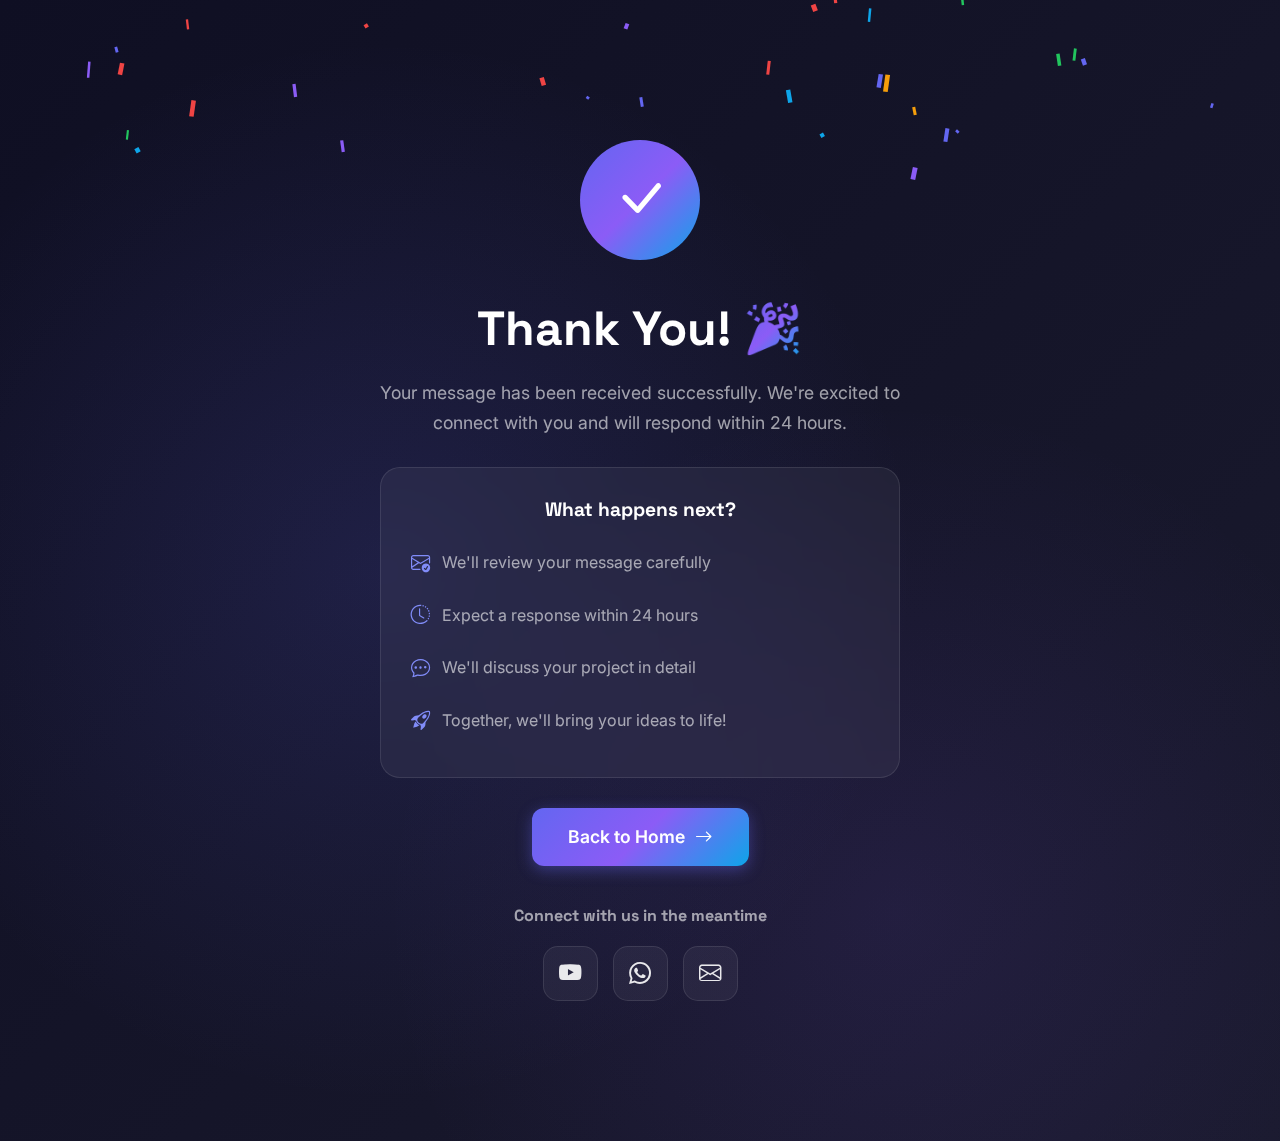
<file: thank-you.html>
<!DOCTYPE html>
<html lang="en">
<head>
    <meta charset="UTF-8">
    <meta name="viewport" content="width=device-width, initial-scale=1.0">
    <meta name="description" content="Thank you for contacting CodeNeutronAI. We'll get back to you soon!">
    <title>Thank You - CodeNeutronAI</title>
    
    <!-- Fonts -->
    <link rel="preconnect" href="https://fonts.googleapis.com">
    <link rel="preconnect" href="https://fonts.gstatic.com" crossorigin>
    <link href="https://fonts.googleapis.com/css2?family=Inter:wght@300;400;500;600;700;800&family=Space+Grotesk:wght@400;500;600;700&display=swap" rel="stylesheet">
    
    <!-- Icons -->
    <link rel="stylesheet" href="https://cdn.jsdelivr.net/npm/bootstrap-icons@1.11.3/font/bootstrap-icons.min.css">
    
    <!-- Styles -->
    <link href="https://cdn.jsdelivr.net/npm/bootstrap@5.3.0/dist/css/bootstrap.min.css" rel="stylesheet">
    <link rel="stylesheet" href="style.css">
    
    <!-- Favicon -->
    <link rel="icon" type="image/x-icon" href="favicon.ico">
    <link rel="icon" type="image/png" sizes="16x16" href="favicon-16x16.png">
    <link rel="icon" type="image/png" sizes="32x32" href="favicon-32x32.png">
    <link rel="icon" type="image/png" sizes="192x192" href="favicon-192x192.png">
    <link rel="apple-touch-icon" sizes="180x180" href="apple-touch-icon.png">
    <meta name="theme-color" content="#6366f1">
    
    <style>
        .thank-you-section {
            min-height: 100vh;
            display: flex;
            align-items: center;
            justify-content: center;
            background: var(--gradient-dark);
            position: relative;
            overflow: hidden;
        }

        .thank-you-section::before {
            content: '';
            position: absolute;
            width: 100%;
            height: 100%;
            background: radial-gradient(circle at 30% 50%, rgba(99, 102, 241, 0.15) 0%, transparent 50%),
                        radial-gradient(circle at 70% 80%, rgba(139, 92, 246, 0.1) 0%, transparent 40%);
        }

        .thank-you-content {
            position: relative;
            z-index: 2;
            text-align: center;
            max-width: 600px;
            padding: 40px;
        }

        .success-icon {
            width: 120px;
            height: 120px;
            background: var(--gradient-primary);
            border-radius: 50%;
            display: flex;
            align-items: center;
            justify-content: center;
            margin: 0 auto 40px;
            animation: pulse-glow 2s ease-in-out infinite;
        }

        .success-icon i {
            font-size: 3.5rem;
            color: var(--white);
        }

        @keyframes pulse-glow {
            0%, 100% {
                box-shadow: 0 0 30px rgba(99, 102, 241, 0.4);
            }
            50% {
                box-shadow: 0 0 60px rgba(99, 102, 241, 0.6);
            }
        }

        .thank-you-content h1 {
            font-size: clamp(2rem, 5vw, 3rem);
            margin-bottom: 20px;
            color: var(--white);
        }

        .thank-you-content p {
            font-size: 1.1rem;
            color: var(--text-muted);
            margin-bottom: 30px;
        }

        .thank-you-card {
            background: var(--glass-bg);
            border: 1px solid var(--glass-border);
            border-radius: 20px;
            padding: 30px;
            margin: 30px 0;
            backdrop-filter: blur(10px);
        }

        .thank-you-card h3 {
            font-size: 1.2rem;
            color: var(--white);
            margin-bottom: 15px;
        }

        .thank-you-card ul {
            list-style: none;
            padding: 0;
            margin: 0;
        }

        .thank-you-card li {
            display: flex;
            align-items: center;
            gap: 12px;
            padding: 10px 0;
            color: var(--text-muted);
        }

        .thank-you-card li i {
            color: var(--primary-light);
            font-size: 1.2rem;
        }

        .social-connect {
            margin-top: 40px;
        }

        .social-connect h4 {
            font-size: 1rem;
            color: var(--text-muted);
            margin-bottom: 20px;
        }

        .social-buttons {
            display: flex;
            justify-content: center;
            gap: 15px;
        }

        .social-btn {
            width: 55px;
            height: 55px;
            background: var(--glass-bg);
            border: 1px solid var(--glass-border);
            border-radius: 15px;
            display: flex;
            align-items: center;
            justify-content: center;
            color: var(--text-light);
            font-size: 1.4rem;
            transition: var(--transition);
            text-decoration: none;
        }

        .social-btn:hover {
            background: var(--gradient-primary);
            border-color: transparent;
            color: var(--white);
            transform: translateY(-5px);
        }

        .confetti {
            position: fixed;
            top: 0;
            left: 0;
            width: 100%;
            height: 100%;
            pointer-events: none;
            z-index: 1;
        }
    </style>
</head>
<body>
    <!-- Confetti Canvas -->
    <canvas id="confetti" class="confetti"></canvas>

    <section class="thank-you-section">
        <div class="thank-you-content">
            <div class="success-icon">
                <i class="bi bi-check-lg"></i>
            </div>
            
            <h1>Thank You! <span class="gradient-text">🎉</span></h1>
            <p>Your message has been received successfully. We're excited to connect with you and will respond within 24 hours.</p>
            
            <div class="thank-you-card">
                <h3>What happens next?</h3>
                <ul>
                    <li>
                        <i class="bi bi-envelope-check"></i>
                        <span>We'll review your message carefully</span>
                    </li>
                    <li>
                        <i class="bi bi-clock-history"></i>
                        <span>Expect a response within 24 hours</span>
                    </li>
                    <li>
                        <i class="bi bi-chat-dots"></i>
                        <span>We'll discuss your project in detail</span>
                    </li>
                    <li>
                        <i class="bi bi-rocket-takeoff"></i>
                        <span>Together, we'll bring your ideas to life!</span>
                    </li>
                </ul>
            </div>
            
            <a href="index.html" class="btn btn-primary btn-lg">
                <span>Back to Home</span>
                <i class="bi bi-arrow-right"></i>
            </a>
            
            <div class="social-connect">
                <h4>Connect with us in the meantime</h4>
                <div class="social-buttons">
                    <a href="https://youtube.com/@codeneutronai" target="_blank" class="social-btn" title="YouTube">
                        <i class="bi bi-youtube"></i>
                    </a>
                    <a href="https://wa.me/7737122404" target="_blank" class="social-btn" title="WhatsApp">
                        <i class="bi bi-whatsapp"></i>
                    </a>
                    <a href="mailto:info@codeneutronai.com" class="social-btn" title="Email">
                        <i class="bi bi-envelope"></i>
                    </a>
                </div>
            </div>
        </div>
    </section>

    <!-- Scripts -->
    <script src="https://cdn.jsdelivr.net/npm/bootstrap@5.3.0/dist/js/bootstrap.bundle.min.js"></script>
    <script>
        // Confetti Animation
        (function() {
            const canvas = document.getElementById('confetti');
            const ctx = canvas.getContext('2d');
            
            canvas.width = window.innerWidth;
            canvas.height = window.innerHeight;
            
            const confettiCount = 150;
            const confetti = [];
            const colors = ['#6366f1', '#8b5cf6', '#0ea5e9', '#22c55e', '#f59e0b', '#ef4444'];
            
            for (let i = 0; i < confettiCount; i++) {
                confetti.push({
                    x: Math.random() * canvas.width,
                    y: Math.random() * canvas.height - canvas.height,
                    r: Math.random() * 6 + 4,
                    d: Math.random() * confettiCount,
                    color: colors[Math.floor(Math.random() * colors.length)],
                    tilt: Math.random() * 10 - 5,
                    tiltAngle: Math.random() * Math.PI,
                    tiltAngleIncrement: Math.random() * 0.1 + 0.05
                });
            }
            
            function drawConfetti() {
                ctx.clearRect(0, 0, canvas.width, canvas.height);
                
                confetti.forEach(function(c, i) {
                    ctx.beginPath();
                    ctx.lineWidth = c.r / 2;
                    ctx.strokeStyle = c.color;
                    ctx.moveTo(c.x + c.tilt + c.r / 4, c.y);
                    ctx.lineTo(c.x + c.tilt, c.y + c.tilt + c.r / 4);
                    ctx.stroke();
                });
                
                updateConfetti();
            }
            
            function updateConfetti() {
                confetti.forEach(function(c, i) {
                    c.tiltAngle += c.tiltAngleIncrement;
                    c.y += (Math.cos(c.d) + 3 + c.r / 2) / 2;
                    c.x += Math.sin(c.d);
                    c.tilt = Math.sin(c.tiltAngle) * 15;
                    
                    if (c.y > canvas.height) {
                        confetti[i] = {
                            x: Math.random() * canvas.width,
                            y: -10,
                            r: c.r,
                            d: c.d,
                            color: c.color,
                            tilt: c.tilt,
                            tiltAngle: c.tiltAngle,
                            tiltAngleIncrement: c.tiltAngleIncrement
                        };
                    }
                });
            }
            
            let animationFrames = 0;
            const maxFrames = 300; // Stop after ~5 seconds
            
            function animate() {
                drawConfetti();
                animationFrames++;
                
                if (animationFrames < maxFrames) {
                    requestAnimationFrame(animate);
                } else {
                    // Fade out
                    canvas.style.transition = 'opacity 1s ease';
                    canvas.style.opacity = '0';
                }
            }
            
            animate();
            
            window.addEventListener('resize', function() {
                canvas.width = window.innerWidth;
                canvas.height = window.innerHeight;
            });
        })();
    </script>
</body>
</html>
</file>
<file: style.css>
/* ============================================
   CodeNeutronAI - Modern Professional Styles
   ============================================ */

/* CSS Variables */
:root {
    --primary: #6366f1;
    --primary-dark: #4f46e5;
    --primary-light: #818cf8;
    --secondary: #0ea5e9;
    --accent: #8b5cf6;
    --dark: #0f0f23;
    --dark-light: #1a1a2e;
    --dark-lighter: #16213e;
    --white: #ffffff;
    --gray-100: #f3f4f6;
    --gray-200: #e5e7eb;
    --gray-300: #d1d5db;
    --gray-400: #9ca3af;
    --gray-500: #6b7280;
    --gray-600: #4b5563;
    --text-light: rgba(255, 255, 255, 0.9);
    --text-muted: rgba(255, 255, 255, 0.6);
    --gradient-primary: linear-gradient(135deg, #6366f1 0%, #8b5cf6 50%, #0ea5e9 100%);
    --gradient-dark: linear-gradient(135deg, #0f0f23 0%, #1a1a2e 100%);
    --glass-bg: rgba(255, 255, 255, 0.05);
    --glass-border: rgba(255, 255, 255, 0.1);
    --shadow-lg: 0 25px 50px -12px rgba(0, 0, 0, 0.5);
    --shadow-glow: 0 0 40px rgba(99, 102, 241, 0.3);
    --transition: all 0.3s cubic-bezier(0.4, 0, 0.2, 1);
    --font-primary: 'Inter', sans-serif;
    --font-display: 'Space Grotesk', sans-serif;
}

/* Reset & Base */
*, *::before, *::after {
    margin: 0;
    padding: 0;
    box-sizing: border-box;
}

html {
    scroll-behavior: smooth;
    scroll-padding-top: 80px;
}

body {
    font-family: var(--font-primary);
    background-color: var(--dark);
    color: var(--text-light);
    line-height: 1.7;
    overflow-x: hidden;
    cursor: default;
}

/* Custom Scrollbar */
::-webkit-scrollbar {
    width: 10px;
}

::-webkit-scrollbar-track {
    background: var(--dark);
}

::-webkit-scrollbar-thumb {
    background: var(--primary);
    border-radius: 5px;
}

::-webkit-scrollbar-thumb:hover {
    background: var(--primary-dark);
}

/* Selection */
::selection {
    background: var(--primary);
    color: var(--white);
}

/* Preloader */
#preloader {
    position: fixed;
    top: 0;
    left: 0;
    width: 100%;
    height: 100%;
    background: var(--dark);
    display: flex;
    align-items: center;
    justify-content: center;
    z-index: 99999;
    transition: opacity 0.5s ease, visibility 0.5s ease;
}

#preloader.hidden {
    opacity: 0;
    visibility: hidden;
}

.loader {
    width: 60px;
    height: 60px;
    border-radius: 50%;
    background: var(--gradient-primary);
    animation: pulse 1.5s ease-in-out infinite;
}

.loader-inner {
    width: 100%;
    height: 100%;
    border-radius: 50%;
    background: var(--dark);
    transform: scale(0.8);
}

@keyframes pulse {
    0%, 100% { transform: scale(1); opacity: 1; }
    50% { transform: scale(1.2); opacity: 0.7; }
}

/* Custom Cursor */
.cursor, .cursor-follower {
    display: none;
}

@media (hover: hover) and (pointer: fine) {
    .cursor {
        display: block;
        width: 10px;
        height: 10px;
        background: var(--primary);
        border-radius: 50%;
        position: fixed;
        pointer-events: none;
        z-index: 99999;
        transform: translate(-50%, -50%);
        transition: transform 0.1s ease;
    }

    .cursor-follower {
        display: block;
        width: 30px;
        height: 30px;
        border: 2px solid var(--primary);
        border-radius: 50%;
        position: fixed;
        pointer-events: none;
        z-index: 99998;
        transform: translate(-50%, -50%);
        transition: transform 0.15s ease, width 0.3s ease, height 0.3s ease;
    }

    .cursor.hover {
        transform: translate(-50%, -50%) scale(2);
    }

    .cursor-follower.hover {
        width: 50px;
        height: 50px;
        border-color: var(--accent);
    }
}

/* Typography */
h1, h2, h3, h4, h5, h6 {
    font-family: var(--font-display);
    font-weight: 700;
    line-height: 1.2;
    margin-bottom: 1rem;
}

.gradient-text {
    background: var(--gradient-primary);
    -webkit-background-clip: text;
    -webkit-text-fill-color: transparent;
    background-clip: text;
}

/* Buttons */
.btn {
    font-family: var(--font-primary);
    font-weight: 600;
    padding: 14px 32px;
    border-radius: 12px;
    transition: var(--transition);
    display: inline-flex;
    align-items: center;
    gap: 10px;
    border: none;
    cursor: pointer;
    position: relative;
    overflow: hidden;
}

.btn-primary {
    background: var(--gradient-primary);
    color: var(--white);
    box-shadow: 0 4px 15px rgba(99, 102, 241, 0.4);
}

.btn-primary:hover {
    transform: translateY(-3px);
    box-shadow: 0 8px 25px rgba(99, 102, 241, 0.5);
    color: var(--white);
}

.btn-primary i {
    transition: transform 0.3s ease;
}

.btn-primary:hover i {
    transform: translateX(5px);
}

.btn-outline-light {
    background: transparent;
    border: 2px solid rgba(255, 255, 255, 0.3);
    color: var(--white);
}

.btn-outline-light:hover {
    background: rgba(255, 255, 255, 0.1);
    border-color: var(--white);
    color: var(--white);
    transform: translateY(-3px);
}

.btn-light {
    background: var(--white);
    color: var(--dark);
}

.btn-light:hover {
    background: var(--gray-100);
    transform: translateY(-3px);
    box-shadow: var(--shadow-lg);
}

.btn-lg {
    padding: 16px 36px;
    font-size: 1.1rem;
}

/* Navigation */
.navbar {
    padding: 15px 0;
    background: transparent;
    transition: var(--transition);
    z-index: 1000;
}

.navbar.scrolled {
    background: rgba(15, 15, 35, 0.95);
    backdrop-filter: blur(20px);
    box-shadow: 0 4px 30px rgba(0, 0, 0, 0.3);
    padding: 10px 0;
}

.navbar-brand {
    display: flex;
    align-items: center;
    gap: 12px;
}

.logo-img {
    height: 45px;
    width: auto;
    transition: var(--transition);
}

.navbar.scrolled .logo-img {
    height: 38px;
}

.brand-text {
    font-family: var(--font-display);
    font-size: 1.5rem;
    font-weight: 700;
    background: var(--gradient-primary);
    -webkit-background-clip: text;
    -webkit-text-fill-color: transparent;
    background-clip: text;
    margin-left: 10px;
}

.navbar-nav {
    gap: 5px;
}

.navbar-nav .nav-link {
    color: rgba(255, 255, 255, 0.8);
    font-weight: 500;
    padding: 10px 18px;
    border-radius: 8px;
    transition: var(--transition);
    position: relative;
}

.navbar-nav .nav-link::after {
    content: '';
    position: absolute;
    bottom: 5px;
    left: 50%;
    width: 0;
    height: 2px;
    background: var(--gradient-primary);
    transition: var(--transition);
    transform: translateX(-50%);
}

.navbar-nav .nav-link:hover,
.navbar-nav .nav-link.active {
    color: var(--white);
}

.navbar-nav .nav-link:hover::after,
.navbar-nav .nav-link.active::after {
    width: 30px;
}

.nav-cta {
    padding: 10px 24px !important;
}

.navbar-toggler {
    border: none;
    padding: 10px;
    outline: none !important;
    box-shadow: none !important;
}

.toggler-icon {
    display: block;
    width: 25px;
    height: 2px;
    background: var(--white);
    position: relative;
    transition: var(--transition);
}

.toggler-icon::before,
.toggler-icon::after {
    content: '';
    position: absolute;
    width: 100%;
    height: 2px;
    background: var(--white);
    transition: var(--transition);
}

.toggler-icon::before {
    top: -8px;
}

.toggler-icon::after {
    bottom: -8px;
}

/* Hero Section */
.hero-section {
    min-height: 100vh;
    position: relative;
    display: flex;
    align-items: center;
    background: var(--gradient-dark);
    overflow: hidden;
    padding-top: 80px;
}

#particles-js {
    position: absolute;
    width: 100%;
    height: 100%;
    top: 0;
    left: 0;
    z-index: 1;
    pointer-events: none;
}

.hero-gradient {
    position: absolute;
    width: 100%;
    height: 100%;
    top: 0;
    left: 0;
    background: radial-gradient(circle at 30% 50%, rgba(99, 102, 241, 0.15) 0%, transparent 50%),
                radial-gradient(circle at 70% 80%, rgba(139, 92, 246, 0.1) 0%, transparent 40%);
    z-index: 2;
}

.hero-content {
    position: relative;
    z-index: 3;
}

.hero-badge {
    display: inline-flex;
    align-items: center;
    gap: 10px;
    background: var(--glass-bg);
    border: 1px solid var(--glass-border);
    padding: 10px 20px;
    border-radius: 50px;
    font-size: 0.9rem;
    margin-bottom: 25px;
    backdrop-filter: blur(10px);
}

.badge-icon {
    font-size: 1.2rem;
}

.hero-title {
    font-size: clamp(2.5rem, 6vw, 4.5rem);
    font-weight: 800;
    margin-bottom: 25px;
    line-height: 1.1;
}

.hero-subtitle {
    font-size: 1.2rem;
    color: var(--text-muted);
    margin-bottom: 35px;
    max-width: 550px;
}

.hero-cta {
    display: flex;
    flex-wrap: wrap;
    gap: 15px;
    margin-bottom: 50px;
}

.hero-stats {
    display: flex;
    flex-wrap: wrap;
    gap: 40px;
}

.stat-item {
    text-align: center;
}

.stat-number {
    font-family: var(--font-display);
    font-size: 2.5rem;
    font-weight: 800;
    color: var(--white);
    display: block;
}

.stat-label {
    font-size: 0.85rem;
    color: var(--text-muted);
    display: block;
}

/* Hero Visual */
.hero-visual {
    position: relative;
    height: 500px;
    display: flex;
    align-items: center;
    justify-content: center;
    z-index: 10;
}

.floating-card {
    position: absolute;
    background: var(--glass-bg);
    backdrop-filter: blur(20px);
    border: 1px solid var(--glass-border);
    padding: 20px 30px;
    border-radius: 16px;
    display: flex;
    align-items: center;
    gap: 15px;
    box-shadow: var(--shadow-lg);
    animation: float 6s ease-in-out infinite;
    text-decoration: none;
    color: var(--white);
    cursor: pointer;
    transition: var(--transition);
    z-index: 100;
    pointer-events: auto;
}

.floating-card:hover {
    border-color: var(--primary);
    transform: translateY(-5px) scale(1.05) !important;
    box-shadow: var(--shadow-glow);
    color: var(--white);
    text-decoration: none;
    animation-play-state: paused;
}

.floating-card i {
    font-size: 1.8rem;
    color: var(--primary-light);
}

.floating-card span {
    font-weight: 600;
    white-space: nowrap;
}

.card-1 {
    top: 10%;
    left: 10%;
    animation-delay: 0s;
}

.card-2 {
    top: 30%;
    right: 0;
    animation-delay: 1s;
}

.card-3 {
    bottom: 30%;
    left: 5%;
    animation-delay: 2s;
}

.card-4 {
    bottom: 10%;
    right: 10%;
    animation-delay: 3s;
}

@keyframes float {
    0%, 100% { transform: translateY(0); }
    50% { transform: translateY(-20px); }
}

/* Scroll Indicator */
.scroll-indicator {
    position: absolute;
    bottom: 40px;
    left: 50%;
    transform: translateX(-50%);
    z-index: 10;
    text-align: center;
}

.scroll-indicator a {
    color: var(--text-muted);
    text-decoration: none;
    font-size: 0.85rem;
    display: flex;
    flex-direction: column;
    align-items: center;
    gap: 10px;
    transition: var(--transition);
}

.scroll-indicator a:hover {
    color: var(--white);
}

.mouse {
    width: 25px;
    height: 40px;
    border: 2px solid var(--text-muted);
    border-radius: 15px;
    position: relative;
}

.mouse::before {
    content: '';
    position: absolute;
    top: 8px;
    left: 50%;
    transform: translateX(-50%);
    width: 4px;
    height: 8px;
    background: var(--primary);
    border-radius: 2px;
    animation: scroll 2s infinite;
}

@keyframes scroll {
    0%, 100% { opacity: 1; top: 8px; }
    50% { opacity: 0; top: 20px; }
}

/* Section Styles */
section {
    padding: 100px 0;
    position: relative;
}

.section-header {
    margin-bottom: 60px;
}

.section-badge {
    display: inline-block;
    background: var(--glass-bg);
    border: 1px solid var(--glass-border);
    padding: 8px 20px;
    border-radius: 50px;
    font-size: 0.85rem;
    font-weight: 600;
    letter-spacing: 1px;
    color: var(--primary-light);
    margin-bottom: 20px;
}

.section-title {
    font-size: clamp(2rem, 4vw, 3rem);
    margin-bottom: 20px;
}

.section-subtitle {
    font-size: 1.1rem;
    color: var(--text-muted);
    max-width: 600px;
    margin: 0 auto;
}

/* Technologies Section */
.technologies-section {
    background: var(--dark-light);
}

.tech-grid {
    display: flex;
    flex-wrap: wrap;
    justify-content: center;
    gap: 30px;
    margin-bottom: 50px;
}

.tech-item {
    text-align: center;
    padding: 30px;
    background: var(--glass-bg);
    border: 1px solid var(--glass-border);
    border-radius: 20px;
    min-width: 150px;
    transition: var(--transition);
}

.tech-item:hover {
    transform: translateY(-10px);
    border-color: var(--primary);
    box-shadow: var(--shadow-glow);
}

.tech-icon {
    width: 70px;
    height: 70px;
    margin: 0 auto 15px;
    background: var(--gradient-primary);
    border-radius: 20px;
    display: flex;
    align-items: center;
    justify-content: center;
}

.tech-icon i {
    font-size: 2rem;
    color: var(--white);
}

.tech-item span {
    font-weight: 600;
    color: var(--text-light);
}

.tech-logos {
    display: flex;
    flex-wrap: wrap;
    justify-content: center;
    gap: 20px;
}

.tech-logo-item {
    display: flex;
    align-items: center;
    gap: 8px;
    background: var(--glass-bg);
    border: 1px solid var(--glass-border);
    padding: 12px 24px;
    border-radius: 50px;
    font-size: 0.9rem;
    font-weight: 500;
    color: var(--text-muted);
    transition: var(--transition);
}

.tech-logo-item:hover {
    color: var(--white);
    border-color: var(--primary);
    background: rgba(99, 102, 241, 0.1);
}

.tech-logo-item i {
    font-size: 1.2rem;
    color: var(--primary-light);
}

/* Services Section */
.services-section {
    background: var(--dark);
}

/* Services Slider */
.services-slider-container {
    position: relative;
    display: flex;
    align-items: center;
    gap: 20px;
    padding: 0 10px;
}

.services-slider {
    overflow: hidden;
    flex: 1;
}

.services-track {
    display: flex;
    transition: transform 0.5s ease;
    gap: 24px;
}

.service-slide {
    flex: 0 0 calc(25% - 18px);
    min-width: calc(25% - 18px);
}

.slider-arrow {
    width: 50px;
    height: 50px;
    border-radius: 50%;
    background: var(--glass-bg);
    border: 1px solid var(--glass-border);
    color: var(--white);
    font-size: 1.2rem;
    cursor: pointer;
    transition: var(--transition);
    display: flex;
    align-items: center;
    justify-content: center;
    flex-shrink: 0;
    z-index: 10;
}

.slider-arrow:hover {
    background: var(--gradient-primary);
    border-color: transparent;
    transform: scale(1.1);
}

.slider-arrow:disabled {
    opacity: 0.3;
    cursor: not-allowed;
}

.slider-arrow:disabled:hover {
    transform: none;
    background: var(--glass-bg);
    border-color: var(--glass-border);
}

.slider-dots {
    display: flex;
    justify-content: center;
    gap: 10px;
    margin-top: 30px;
}

.slider-dot {
    width: 10px;
    height: 10px;
    border-radius: 50%;
    background: var(--glass-border);
    cursor: pointer;
    transition: var(--transition);
}

.slider-dot.active {
    background: var(--primary);
    width: 30px;
    border-radius: 5px;
}

.slider-dot:hover {
    background: var(--primary-light);
}

@media (max-width: 1199.98px) {
    .service-slide {
        flex: 0 0 calc(33.333% - 16px);
        min-width: calc(33.333% - 16px);
    }
}

@media (max-width: 991.98px) {
    .service-slide {
        flex: 0 0 calc(50% - 12px);
        min-width: calc(50% - 12px);
    }
    
    .slider-arrow {
        width: 40px;
        height: 40px;
        font-size: 1rem;
    }
}

@media (max-width: 575.98px) {
    .service-slide {
        flex: 0 0 100%;
        min-width: 100%;
    }
    
    .services-slider-container {
        gap: 10px;
    }
    
    .slider-arrow {
        width: 36px;
        height: 36px;
    }
}

/* Clickable Service Card Link */
.service-card-link {
    text-decoration: none;
    color: inherit;
    display: block;
    height: 100%;
}

.service-card-link:hover {
    text-decoration: none;
    color: inherit;
}

.service-card {
    background: var(--glass-bg);
    border: 1px solid var(--glass-border);
    border-radius: 24px;
    padding: 40px 30px;
    height: 100%;
    transition: var(--transition);
    position: relative;
    overflow: hidden;
}

.service-card::before {
    content: '';
    position: absolute;
    top: 0;
    left: 0;
    width: 100%;
    height: 3px;
    background: var(--gradient-primary);
    transform: scaleX(0);
    transform-origin: left;
    transition: transform 0.4s ease;
}

.service-card:hover {
    transform: translateY(-10px);
    border-color: var(--primary);
    box-shadow: var(--shadow-glow);
}

.service-card:hover::before {
    transform: scaleX(1);
}

.service-card.featured {
    border-color: var(--primary);
    background: linear-gradient(135deg, rgba(99, 102, 241, 0.1) 0%, rgba(139, 92, 246, 0.05) 100%);
}

.featured-badge {
    position: absolute;
    top: 20px;
    right: 20px;
    background: var(--gradient-primary);
    color: var(--white);
    font-size: 0.75rem;
    font-weight: 600;
    padding: 5px 15px;
    border-radius: 50px;
}

.service-icon {
    width: 70px;
    height: 70px;
    background: var(--gradient-primary);
    border-radius: 20px;
    display: flex;
    align-items: center;
    justify-content: center;
    margin-bottom: 25px;
}

.service-icon i {
    font-size: 1.8rem;
    color: var(--white);
}

.service-card h3 {
    font-size: 1.3rem;
    margin-bottom: 15px;
    color: var(--white);
}

.service-card p {
    color: var(--text-muted);
    margin-bottom: 20px;
    font-size: 0.95rem;
}

.service-features {
    list-style: none;
    margin-bottom: 25px;
}

.service-features li {
    padding: 8px 0;
    color: var(--text-muted);
    font-size: 0.9rem;
    display: flex;
    align-items: center;
    gap: 10px;
}

.service-features li::before {
    content: '✓';
    color: var(--primary-light);
    font-weight: bold;
}

.service-link {
    color: var(--primary-light);
    text-decoration: none;
    font-weight: 600;
    display: inline-flex;
    align-items: center;
    gap: 8px;
    transition: var(--transition);
}

.service-link:hover {
    color: var(--white);
    gap: 12px;
}

/* Enterprise Solutions Cards */
.subsection-title {
    font-size: 1.5rem;
    color: var(--white);
    font-weight: 600;
    margin-bottom: 10px;
}

.enterprise-card {
    background: var(--glass-bg);
    border: 1px solid var(--glass-border);
    border-radius: 20px;
    padding: 30px;
    text-align: center;
    height: 100%;
    transition: var(--transition);
}

.enterprise-card:hover {
    border-color: var(--primary);
    transform: translateY(-5px);
    box-shadow: var(--shadow-glow);
}

.enterprise-icon {
    width: 70px;
    height: 70px;
    background: rgba(99, 102, 241, 0.15);
    border-radius: 50%;
    display: flex;
    align-items: center;
    justify-content: center;
    margin: 0 auto 20px;
}

.enterprise-icon i {
    font-size: 1.8rem;
    color: var(--primary-light);
}

.enterprise-card h4 {
    font-size: 1.1rem;
    color: var(--white);
    margin-bottom: 12px;
    font-weight: 600;
}

.enterprise-card p {
    color: var(--text-muted);
    font-size: 0.9rem;
    line-height: 1.6;
    margin: 0;
}

/* Process Section */
.process-section {
    background: var(--dark-light);
    padding: 80px 0;
}

/* Horizontal Process Cards */
.process-horizontal {
    margin-top: 50px;
}

.process-card-h {
    background: var(--glass-bg);
    border: 1px solid var(--glass-border);
    border-radius: 20px;
    padding: 30px 25px;
    text-align: center;
    height: 100%;
    position: relative;
    transition: var(--transition);
}

.process-card-h:hover {
    border-color: var(--primary);
    transform: translateY(-5px);
    box-shadow: var(--shadow-glow);
}

.process-number-h {
    position: absolute;
    top: -15px;
    left: 25px;
    background: var(--gradient-primary);
    color: var(--white);
    font-family: var(--font-display);
    font-weight: 700;
    font-size: 0.9rem;
    padding: 5px 15px;
    border-radius: 20px;
    box-shadow: var(--shadow-glow);
}

.process-icon-h {
    width: 70px;
    height: 70px;
    background: rgba(99, 102, 241, 0.15);
    border-radius: 50%;
    display: flex;
    align-items: center;
    justify-content: center;
    margin: 15px auto 20px;
}

.process-icon-h i {
    font-size: 1.8rem;
    color: var(--primary-light);
}

.process-card-h h4 {
    font-size: 1.2rem;
    color: var(--white);
    margin-bottom: 12px;
    font-weight: 600;
}

.process-card-h p {
    color: var(--text-muted);
    font-size: 0.9rem;
    line-height: 1.6;
    margin: 0;
}

.process-arrow {
    position: absolute;
    right: -25px;
    top: 50%;
    transform: translateY(-50%);
    z-index: 10;
    color: var(--primary-light);
    font-size: 1.5rem;
    opacity: 0.6;
}

@media (max-width: 991.98px) {
    .process-arrow {
        display: none;
    }
}

/* Legacy Process Timeline (keeping for other pages) */
.process-timeline {
    position: relative;
    max-width: 900px;
    margin: 0 auto;
}

.process-timeline::before {
    content: '';
    position: absolute;
    left: 50%;
    transform: translateX(-50%);
    width: 3px;
    height: 100%;
    background: var(--gradient-primary);
    border-radius: 3px;
}

.process-item {
    display: flex;
    margin-bottom: 50px;
    position: relative;
}

.process-item:nth-child(odd) {
    justify-content: flex-start;
    padding-right: 55%;
}

.process-item:nth-child(even) {
    justify-content: flex-end;
    padding-left: 55%;
}

.process-number {
    position: absolute;
    left: 50%;
    transform: translateX(-50%);
    width: 60px;
    height: 60px;
    background: var(--gradient-primary);
    border-radius: 50%;
    display: flex;
    align-items: center;
    justify-content: center;
    font-family: var(--font-display);
    font-size: 1.2rem;
    font-weight: 700;
    color: var(--white);
    z-index: 2;
    box-shadow: var(--shadow-glow);
}

.process-content {
    background: var(--glass-bg);
    border: 1px solid var(--glass-border);
    border-radius: 20px;
    padding: 30px;
    transition: var(--transition);
}

.process-content:hover {
    border-color: var(--primary);
    box-shadow: var(--shadow-glow);
}

.process-icon {
    width: 50px;
    height: 50px;
    background: rgba(99, 102, 241, 0.2);
    border-radius: 12px;
    display: flex;
    align-items: center;
    justify-content: center;
    margin-bottom: 20px;
}

.process-icon i {
    font-size: 1.5rem;
    color: var(--primary-light);
}

.process-content h3 {
    font-size: 1.2rem;
    margin-bottom: 15px;
    color: var(--white);
}

.process-content p {
    color: var(--text-muted);
    font-size: 0.95rem;
    margin: 0;
}

/* Video Section */
.video-section {
    background: var(--dark);
}

.video-wrapper {
    position: relative;
    max-width: 900px;
    margin: 0 auto;
}

.video-container {
    position: relative;
    padding-bottom: 56.25%;
    border-radius: 24px;
    overflow: hidden;
    box-shadow: var(--shadow-lg);
}

.video-container iframe {
    position: absolute;
    top: 0;
    left: 0;
    width: 100%;
    height: 100%;
}

.video-glow {
    position: absolute;
    top: 50%;
    left: 50%;
    transform: translate(-50%, -50%);
    width: 80%;
    height: 80%;
    background: var(--primary);
    filter: blur(100px);
    opacity: 0.2;
    z-index: -1;
    border-radius: 50%;
}

/* Portfolio Section */
.portfolio-section {
    background: var(--dark-light);
}

.portfolio-card {
    background: var(--glass-bg);
    border: 1px solid var(--glass-border);
    border-radius: 24px;
    overflow: hidden;
    transition: var(--transition);
    height: 100%;
    display: flex;
    flex-direction: column;
}

.portfolio-card:hover {
    transform: translateY(-10px);
    box-shadow: var(--shadow-lg);
}

.portfolio-image {
    position: relative;
    overflow: hidden;
    height: 250px;
    flex-shrink: 0;
}

.portfolio-image img {
    width: 100%;
    height: 100%;
    object-fit: cover;
    transition: transform 0.5s ease;
}

.portfolio-card:hover .portfolio-image img {
    transform: scale(1.1);
}

.portfolio-overlay {
    position: absolute;
    top: 0;
    left: 0;
    width: 100%;
    height: 100%;
    background: rgba(99, 102, 241, 0.9);
    display: flex;
    align-items: center;
    justify-content: center;
    opacity: 0;
    transition: var(--transition);
}

.portfolio-card:hover .portfolio-overlay {
    opacity: 1;
}

.portfolio-info {
    padding: 25px;
    flex: 1;
    display: flex;
    flex-direction: column;
}

.portfolio-category {
    display: inline-block;
    background: rgba(99, 102, 241, 0.2);
    color: var(--primary-light);
    font-size: 0.8rem;
    font-weight: 600;
    padding: 5px 15px;
    border-radius: 50px;
    margin-bottom: 12px;
    width: fit-content;
}

.portfolio-info h3 {
    font-size: 1.25rem;
    margin-bottom: 12px;
    color: var(--white);
    line-height: 1.3;
}

.portfolio-info p {
    color: var(--text-muted);
    font-size: 0.9rem;
    margin-bottom: 15px;
    flex: 1;
    line-height: 1.6;
}

.portfolio-tech {
    display: flex;
    flex-wrap: wrap;
    gap: 8px;
    margin-bottom: 15px;
}

.portfolio-tech span {
    background: var(--glass-bg);
    border: 1px solid var(--glass-border);
    padding: 4px 12px;
    border-radius: 50px;
    font-size: 0.75rem;
    color: var(--text-muted);
}

.live-link {
    display: inline-flex;
    align-items: center;
    gap: 8px;
    margin-top: 15px;
    color: var(--primary-light);
    text-decoration: none;
    font-weight: 600;
    font-size: 0.95rem;
    transition: var(--transition);
}

.live-link:hover {
    color: var(--white);
    gap: 12px;
}

.live-link i {
    font-size: 1.1rem;
}

/* About Section */
.about-section {
    background: var(--dark);
}

.about-image-wrapper {
    position: relative;
}

.about-image {
    border-radius: 24px;
    overflow: hidden;
    box-shadow: var(--shadow-lg);
}

.about-image img {
    width: 100%;
    height: auto;
    display: block;
}

.experience-badge {
    position: absolute;
    bottom: -30px;
    right: -30px;
    background: var(--gradient-primary);
    padding: 25px 35px;
    border-radius: 20px;
    text-align: center;
    box-shadow: var(--shadow-lg);
}

.experience-badge .years {
    display: block;
    font-family: var(--font-display);
    font-size: 2.5rem;
    font-weight: 800;
    color: var(--white);
    line-height: 1;
}

.experience-badge .text {
    font-size: 0.85rem;
    color: rgba(255, 255, 255, 0.9);
}

.about-content {
    padding-left: 30px;
}

.about-text {
    color: var(--text-muted);
    margin-bottom: 20px;
    font-size: 1.05rem;
}

.about-features {
    display: grid;
    grid-template-columns: repeat(2, 1fr);
    gap: 20px;
    margin: 30px 0;
}

.feature-item {
    display: flex;
    align-items: center;
    gap: 12px;
}

.feature-item i {
    font-size: 1.3rem;
    color: var(--primary-light);
}

.feature-item span {
    font-weight: 500;
    color: var(--text-light);
}

/* CTA Section */
.cta-section {
    background: var(--dark-light);
    padding: 80px 0;
}

.cta-wrapper {
    background: var(--gradient-primary);
    border-radius: 30px;
    padding: 80px 50px;
    position: relative;
    overflow: hidden;
}

.cta-content {
    position: relative;
    z-index: 2;
}

.cta-content h2 {
    font-size: clamp(1.8rem, 4vw, 2.5rem);
    margin-bottom: 20px;
    color: var(--white);
}

.cta-content p {
    font-size: 1.1rem;
    color: rgba(255, 255, 255, 0.9);
    margin-bottom: 30px;
}

.cta-decoration {
    position: absolute;
    top: 0;
    left: 0;
    width: 100%;
    height: 100%;
    pointer-events: none;
}

.decoration-circle {
    position: absolute;
    border-radius: 50%;
    background: rgba(255, 255, 255, 0.1);
}

.circle-1 {
    width: 200px;
    height: 200px;
    top: -50px;
    left: -50px;
}

.circle-2 {
    width: 150px;
    height: 150px;
    bottom: -30px;
    right: 10%;
}

.circle-3 {
    width: 100px;
    height: 100px;
    top: 20%;
    right: -20px;
}

/* Contact Section */
.contact-section {
    background: var(--dark);
}

.contact-info {
    background: var(--glass-bg);
    border: 1px solid var(--glass-border);
    border-radius: 24px;
    padding: 40px;
    height: 100%;
}

.contact-info h3 {
    font-size: 1.5rem;
    margin-bottom: 10px;
    color: var(--white);
}

.contact-info > p {
    color: var(--text-muted);
    margin-bottom: 30px;
}

.info-items {
    margin-bottom: 30px;
}

.info-item {
    display: flex;
    align-items: flex-start;
    gap: 20px;
    padding: 20px 0;
    border-bottom: 1px solid var(--glass-border);
}

.info-item:last-child {
    border-bottom: none;
}

.info-icon {
    width: 50px;
    height: 50px;
    background: rgba(99, 102, 241, 0.2);
    border-radius: 12px;
    display: flex;
    align-items: center;
    justify-content: center;
    flex-shrink: 0;
}

.info-icon i {
    font-size: 1.3rem;
    color: var(--primary-light);
}

.info-content {
    display: flex;
    flex-direction: column;
}

.info-label {
    font-size: 0.85rem;
    color: var(--text-muted);
    margin-bottom: 5px;
}

.info-content a,
.info-content span {
    color: var(--text-light);
    text-decoration: none;
    font-weight: 500;
    transition: var(--transition);
}

.info-content a:hover {
    color: var(--primary-light);
}

.social-links {
    display: flex;
    gap: 15px;
}

.social-link {
    width: 50px;
    height: 50px;
    background: var(--glass-bg);
    border: 1px solid var(--glass-border);
    border-radius: 12px;
    display: flex;
    align-items: center;
    justify-content: center;
    color: var(--text-light);
    font-size: 1.3rem;
    transition: var(--transition);
}

.social-link:hover {
    background: var(--gradient-primary);
    border-color: transparent;
    color: var(--white);
    transform: translateY(-5px);
}

/* Contact Form */
.contact-form-wrapper {
    background: var(--glass-bg);
    border: 1px solid var(--glass-border);
    border-radius: 24px;
    padding: 40px;
}

.form-group {
    margin-bottom: 0;
}

.form-group label {
    display: block;
    margin-bottom: 8px;
    font-weight: 500;
    color: var(--text-light);
}

.form-control {
    width: 100%;
    background: rgba(255, 255, 255, 0.05);
    border: 1px solid var(--glass-border);
    border-radius: 12px;
    padding: 15px 20px;
    color: var(--text-light) !important;
    -webkit-text-fill-color: var(--text-light) !important;
    font-size: 1rem;
    transition: var(--transition);
}

.form-control::placeholder {
    color: var(--text-muted);
    -webkit-text-fill-color: var(--text-muted);
}

.form-control:focus {
    outline: none;
    border-color: var(--primary);
    background: rgba(99, 102, 241, 0.05);
    box-shadow: 0 0 0 4px rgba(99, 102, 241, 0.1);
    color: var(--text-light) !important;
    -webkit-text-fill-color: var(--text-light) !important;
}

/* Fix for browser autofill styles */
.form-control:-webkit-autofill,
.form-control:-webkit-autofill:hover,
.form-control:-webkit-autofill:focus,
.form-control:-webkit-autofill:active {
    -webkit-box-shadow: 0 0 0 30px rgba(15, 15, 35, 1) inset !important;
    -webkit-text-fill-color: var(--text-light) !important;
    color: var(--text-light) !important;
    caret-color: var(--text-light);
}

select.form-control {
    cursor: pointer;
    appearance: none;
    background-image: url("data:image/svg+xml,%3Csvg xmlns='http://www.w3.org/2000/svg' width='16' height='16' fill='%239ca3af' viewBox='0 0 16 16'%3E%3Cpath d='M7.247 11.14 2.451 5.658C1.885 5.013 2.345 4 3.204 4h9.592a1 1 0 0 1 .753 1.659l-4.796 5.48a1 1 0 0 1-1.506 0z'/%3E%3C/svg%3E");
    background-repeat: no-repeat;
    background-position: right 20px center;
}

select.form-control option {
    background: var(--dark);
    color: var(--text-light);
}

textarea.form-control {
    resize: none;
}

/* Footer */
.footer {
    background: var(--dark-light);
    padding-top: 80px;
}

.footer-top {
    padding-bottom: 50px;
    border-bottom: 1px solid var(--glass-border);
}

.footer-brand {
    margin-bottom: 20px;
}

.footer-logo {
    height: 50px;
    width: auto;
}

.footer-logo-wrapper {
    display: flex;
    align-items: center;
    gap: 12px;
    margin-bottom: 20px;
}

.footer-brand-text {
    font-family: var(--font-display);
    font-size: 1.6rem;
    font-weight: 700;
    background: var(--gradient-primary);
    -webkit-background-clip: text;
    -webkit-text-fill-color: transparent;
    background-clip: text;
}

.footer-brand h3 {
    font-size: 1.5rem;
    margin-bottom: 15px;
    color: var(--white);
    display: none;
}

.footer-brand p {
    color: var(--text-muted);
    margin-bottom: 20px;
}

.footer-social {
    display: flex;
    gap: 12px;
}

.footer-social a {
    width: 45px;
    height: 45px;
    background: var(--glass-bg);
    border: 1px solid var(--glass-border);
    border-radius: 12px;
    display: flex;
    align-items: center;
    justify-content: center;
    color: var(--text-light);
    font-size: 1.2rem;
    transition: var(--transition);
}

.footer-social a:hover {
    background: var(--gradient-primary);
    border-color: transparent;
    color: var(--white);
}

.footer-links h4,
.footer-contact h4 {
    font-size: 1.1rem;
    margin-bottom: 25px;
    color: var(--white);
}

.footer-links ul,
.footer-contact ul {
    list-style: none;
}

.footer-links li {
    margin-bottom: 12px;
}

.footer-links a {
    color: var(--text-muted);
    text-decoration: none;
    transition: var(--transition);
}

.footer-links a:hover {
    color: var(--primary-light);
    padding-left: 5px;
}

.footer-contact li {
    display: flex;
    align-items: flex-start;
    gap: 12px;
    margin-bottom: 15px;
    color: var(--text-muted);
}

.footer-contact li i {
    color: var(--primary-light);
    font-size: 1.1rem;
    width: 20px;
    flex-shrink: 0;
    margin-top: 2px;
}

.footer-contact a {
    color: var(--text-muted);
    text-decoration: none;
    transition: var(--transition);
}

.footer-contact a:hover {
    color: var(--primary-light);
}

/* Office Locations in Footer */
.office-locations {
    margin-top: 10px;
}

.office-item {
    display: flex;
    align-items: flex-start;
    gap: 12px;
    margin-bottom: 15px;
    color: var(--text-muted);
    font-size: 0.95rem;
}

.office-item i {
    color: var(--primary-light);
    font-size: 1.1rem;
    width: 20px;
    flex-shrink: 0;
    margin-top: 2px;
}

.office-item strong {
    color: var(--white);
}

.footer-bottom {
    padding: 25px 0;
}

.footer-bottom p {
    color: var(--text-muted);
    font-size: 0.9rem;
    margin: 0;
}

.footer-legal-links {
    display: flex;
    align-items: center;
    justify-content: flex-end;
    gap: 10px;
}

.footer-legal-links a {
    color: var(--text-muted);
    text-decoration: none;
    font-size: 0.9rem;
    transition: var(--transition);
}

.footer-legal-links a:hover {
    color: var(--primary-light);
}

.footer-legal-links .separator {
    color: var(--text-muted);
    opacity: 0.5;
}

/* Back to Top */
.back-to-top {
    position: fixed;
    bottom: 30px;
    right: 30px;
    width: 50px;
    height: 50px;
    background: var(--gradient-primary);
    border-radius: 12px;
    display: flex;
    align-items: center;
    justify-content: center;
    color: var(--white);
    font-size: 1.3rem;
    box-shadow: var(--shadow-lg);
    opacity: 0;
    visibility: hidden;
    transition: var(--transition);
    z-index: 999;
}

.back-to-top.visible {
    opacity: 1;
    visibility: visible;
}

.back-to-top:hover {
    transform: translateY(-5px);
    color: var(--white);
}

/* Responsive Styles */
@media (max-width: 991.98px) {
    .process-timeline::before {
        left: 30px;
    }

    .process-item {
        padding: 0 0 0 80px !important;
        justify-content: flex-start !important;
    }

    .process-number {
        left: 30px;
        transform: translateX(-50%);
    }

    .navbar-collapse {
        background: rgba(15, 15, 35, 0.98);
        backdrop-filter: blur(20px);
        padding: 20px;
        border-radius: 20px;
        margin-top: 15px;
    }

    .navbar-nav .nav-link {
        padding: 12px 20px;
    }

    .nav-cta {
        margin: 15px 0 0;
        width: 100%;
        justify-content: center;
    }

    .about-content {
        padding-left: 0;
        margin-top: 60px;
    }

    .experience-badge {
        bottom: -20px;
        right: 20px;
    }
}

@media (max-width: 767.98px) {
    section {
        padding: 70px 0;
    }

    .hero-title {
        font-size: 2.2rem;
    }

    .hero-stats {
        gap: 30px;
    }

    .stat-number {
        font-size: 2rem;
    }

    .tech-item {
        min-width: 130px;
        padding: 20px;
    }

    .process-item {
        padding: 0 0 0 70px !important;
    }

    .process-number {
        width: 50px;
        height: 50px;
        font-size: 1rem;
    }

    .cta-wrapper {
        padding: 50px 30px;
    }

    .contact-info,
    .contact-form-wrapper {
        padding: 30px;
    }

    .about-features {
        grid-template-columns: 1fr;
    }

    .footer-top {
        text-align: center;
    }

    .footer-social {
        justify-content: center;
        flex-wrap: wrap;
    }

    .footer-links,
    .footer-contact {
        text-align: center;
    }

    .footer-contact li {
        justify-content: center;
    }

    .footer-legal-links {
        justify-content: center;
        flex-wrap: wrap;
    }

    .footer-bottom {
        text-align: center;
    }

    .footer-bottom .text-md-end {
        text-align: center !important;
        margin-top: 10px;
    }
}

@media (max-width: 575.98px) {
    .hero-cta {
        flex-direction: column;
    }

    .hero-cta .btn {
        width: 100%;
        justify-content: center;
    }

    .hero-stats {
        flex-direction: column;
        align-items: flex-start;
        gap: 20px;
    }

    .tech-grid {
        gap: 15px;
    }

    .tech-item {
        min-width: calc(50% - 10px);
    }

    .tech-logos {
        gap: 10px;
    }

    .tech-logo-item {
        padding: 10px 18px;
        font-size: 0.85rem;
    }
}

/* Animation Classes */
[data-aos] {
    pointer-events: none;
}

[data-aos].aos-animate {
    pointer-events: auto;
}

/* Print Styles */
@media print {
    .navbar,
    .back-to-top,
    #particles-js,
    .cursor,
    .cursor-follower,
    #preloader {
        display: none !important;
    }

    body {
        background: white;
        color: black;
    }

    section {
        page-break-inside: avoid;
    }
}

/* ============================================
   Service Pages Styles
   ============================================ */

/* Service Hero */
.service-hero {
    min-height: 80vh;
    padding-top: 120px;
    position: relative;
    background: var(--dark);
    overflow: hidden;
}

.min-vh-75 {
    min-height: 75vh;
}

/* Code Window */
.code-window {
    background: var(--dark-light);
    border-radius: 12px;
    overflow: hidden;
    box-shadow: var(--shadow-lg);
    border: 1px solid var(--glass-border);
}

.code-header {
    background: rgba(0,0,0,0.3);
    padding: 12px 16px;
    display: flex;
    align-items: center;
    gap: 8px;
}

.code-header .dot {
    width: 12px;
    height: 12px;
    border-radius: 50%;
}

.code-header .dot.red { background: #ff5f56; }
.code-header .dot.yellow { background: #ffbd2e; }
.code-header .dot.green { background: #27ca40; }

.code-header .file-name {
    margin-left: auto;
    font-size: 0.85rem;
    color: var(--text-muted);
}

.code-content {
    padding: 20px;
    font-family: 'Fira Code', monospace;
    font-size: 0.9rem;
    line-height: 1.6;
    overflow-x: auto;
}

.code-content .keyword { color: #c792ea; }
.code-content .string { color: #c3e88d; }
.code-content .function { color: #82aaff; }
.code-content .tag { color: #89ddff; }
.code-content .attr { color: #ffcb6b; }

/* Feature Cards */
.feature-card {
    background: var(--glass-bg);
    border: 1px solid var(--glass-border);
    border-radius: 16px;
    padding: 30px;
    transition: var(--transition);
}

.feature-card:hover {
    transform: translateY(-5px);
    box-shadow: var(--shadow-glow);
    border-color: var(--primary);
}

.feature-icon {
    width: 60px;
    height: 60px;
    background: var(--gradient-primary);
    border-radius: 12px;
    display: flex;
    align-items: center;
    justify-content: center;
    margin-bottom: 20px;
}

.feature-icon i {
    font-size: 1.5rem;
    color: white;
}

.feature-card h3 {
    font-size: 1.3rem;
    margin-bottom: 15px;
    color: var(--white);
}

.feature-card p {
    color: var(--text-muted);
    margin-bottom: 15px;
}

.feature-list {
    list-style: none;
    padding: 0;
    margin: 0;
}

.feature-list li {
    padding: 5px 0;
    color: var(--text-muted);
    font-size: 0.9rem;
    position: relative;
    padding-left: 20px;
}

.feature-list li::before {
    content: "✓";
    position: absolute;
    left: 0;
    color: var(--primary-light);
}

/* Tech Category */
.tech-category {
    margin-bottom: 40px;
}

.tech-category-title {
    font-size: 1.2rem;
    color: var(--text-light);
    margin-bottom: 20px;
    display: flex;
    align-items: center;
    gap: 10px;
}

.tech-category-title i {
    color: var(--primary-light);
}

/* Tech Cards */
.tech-card {
    background: var(--glass-bg);
    border: 1px solid var(--glass-border);
    border-radius: 12px;
    padding: 20px;
    text-align: center;
    transition: var(--transition);
}

.tech-card:hover {
    border-color: var(--primary);
    transform: translateY(-3px);
}

.tech-icon-large {
    font-size: 2rem;
    margin-bottom: 10px;
}

.tech-card h4 {
    font-size: 0.95rem;
    margin-bottom: 5px;
    color: var(--white);
}

.tech-card p {
    font-size: 0.8rem;
    color: var(--text-muted);
    margin: 0;
}

/* Benefit Cards */
.benefit-card {
    background: var(--glass-bg);
    border: 1px solid var(--glass-border);
    border-radius: 16px;
    padding: 30px;
    text-align: center;
    transition: var(--transition);
}

.benefit-card:hover {
    border-color: var(--primary);
}

.benefit-icon {
    width: 70px;
    height: 70px;
    background: rgba(99, 102, 241, 0.1);
    border-radius: 50%;
    display: flex;
    align-items: center;
    justify-content: center;
    margin: 0 auto 20px;
}

.benefit-icon i {
    font-size: 1.8rem;
    color: var(--primary-light);
}

.benefit-card h3 {
    font-size: 1.2rem;
    margin-bottom: 15px;
}

.benefit-card p {
    color: var(--text-muted);
    margin: 0;
}

/* Pricing Cards */
.pricing-card {
    background: var(--glass-bg);
    border: 1px solid var(--glass-border);
    border-radius: 20px;
    padding: 35px;
    transition: var(--transition);
    position: relative;
}

.pricing-card.featured {
    border-color: var(--primary);
    transform: scale(1.02);
}

.pricing-card:hover {
    border-color: var(--primary);
}

.popular-badge {
    position: absolute;
    top: -12px;
    left: 50%;
    transform: translateX(-50%);
    background: var(--gradient-primary);
    color: white;
    padding: 5px 20px;
    border-radius: 20px;
    font-size: 0.8rem;
    font-weight: 600;
}

.pricing-header {
    text-align: center;
    margin-bottom: 25px;
    padding-bottom: 25px;
    border-bottom: 1px solid var(--glass-border);
}

.pricing-header h3 {
    font-size: 1.5rem;
    margin-bottom: 5px;
}

.pricing-description {
    color: var(--text-muted);
    font-size: 0.9rem;
    margin-bottom: 15px;
}

.pricing-price {
    display: flex;
    align-items: baseline;
    justify-content: center;
    gap: 2px;
}

.pricing-price .currency {
    font-size: 1.2rem;
    color: var(--text-muted);
}

.pricing-price .amount {
    font-size: 2.5rem;
    font-weight: 700;
    color: var(--white);
}

.pricing-price .period {
    font-size: 0.9rem;
    color: var(--text-muted);
    margin-left: 5px;
}

.pricing-features {
    list-style: none;
    padding: 0;
    margin: 0 0 25px;
}

.pricing-features li {
    padding: 10px 0;
    color: var(--text-light);
    display: flex;
    align-items: center;
    gap: 10px;
}

.pricing-features li i {
    color: var(--primary-light);
}

/* Approach Cards */
.approach-card {
    background: var(--glass-bg);
    border: 1px solid var(--glass-border);
    border-radius: 16px;
    padding: 30px;
    height: 100%;
    position: relative;
}

.approach-card.featured {
    border-color: var(--primary);
}

.approach-header {
    display: flex;
    align-items: center;
    gap: 15px;
    margin-bottom: 15px;
}

.approach-header i {
    font-size: 2rem;
    color: var(--primary-light);
}

.approach-header h3 {
    margin: 0;
    font-size: 1.3rem;
}

.approach-card p {
    color: var(--text-muted);
    margin-bottom: 15px;
}

.tech-badges {
    display: flex;
    flex-wrap: wrap;
    gap: 8px;
}

.tech-badge {
    background: rgba(99, 102, 241, 0.15);
    border: 1px solid rgba(99, 102, 241, 0.3);
    padding: 6px 14px;
    border-radius: 20px;
    font-size: 0.85rem;
    color: var(--text-light);
}

.approach-card ul {
    list-style: none;
    padding: 0;
    margin: 0;
}

.approach-card ul li {
    padding: 5px 0;
    color: var(--text-muted);
    position: relative;
    padding-left: 20px;
}

.approach-card ul li::before {
    content: "•";
    position: absolute;
    left: 0;
    color: var(--primary-light);
}

/* Process Cards */
.process-card {
    background: var(--glass-bg);
    border: 1px solid var(--glass-border);
    border-radius: 16px;
    padding: 30px;
    text-align: center;
    height: 100%;
}

.process-num {
    font-size: 2.5rem;
    font-weight: 800;
    background: var(--gradient-primary);
    -webkit-background-clip: text;
    -webkit-text-fill-color: transparent;
    background-clip: text;
    margin-bottom: 15px;
}

.process-card h3 {
    font-size: 1.2rem;
    margin-bottom: 15px;
}

.process-card p {
    color: var(--text-muted);
    margin: 0;
    font-size: 0.95rem;
}

/* Platform Cards */
.platform-card {
    background: var(--glass-bg);
    border: 1px solid var(--glass-border);
    border-radius: 16px;
    padding: 25px;
    text-align: center;
    transition: var(--transition);
}

.platform-card:hover {
    border-color: var(--primary);
    transform: translateY(-5px);
}

.platform-card i {
    font-size: 2.5rem;
    color: var(--primary-light);
    margin-bottom: 15px;
}

.platform-card h4 {
    font-size: 1rem;
    margin-bottom: 5px;
}

.platform-card p {
    color: var(--text-muted);
    font-size: 0.85rem;
    margin: 0;
}

/* Chat Demo */
.chat-demo {
    display: flex;
    justify-content: center;
}

.chat-window {
    width: 100%;
    max-width: 380px;
    background: var(--dark-light);
    border-radius: 20px;
    overflow: hidden;
    box-shadow: var(--shadow-lg);
    border: 1px solid var(--glass-border);
}

.chat-header {
    background: var(--gradient-primary);
    padding: 15px 20px;
    display: flex;
    align-items: center;
    gap: 12px;
}

.chat-avatar {
    width: 45px;
    height: 45px;
    background: white;
    border-radius: 50%;
    display: flex;
    align-items: center;
    justify-content: center;
    font-size: 1.5rem;
}

.chat-info {
    display: flex;
    flex-direction: column;
}

.chat-name {
    font-weight: 600;
    color: white;
}

.chat-status {
    font-size: 0.8rem;
    color: rgba(255,255,255,0.8);
}

.chat-messages {
    padding: 20px;
    min-height: 280px;
}

.message {
    margin-bottom: 15px;
    max-width: 85%;
}

.message.bot {
    margin-right: auto;
}

.message.user {
    margin-left: auto;
}

.message p {
    background: var(--glass-bg);
    padding: 12px 16px;
    border-radius: 16px;
    margin: 0;
    font-size: 0.9rem;
}

.message.user p {
    background: var(--primary);
    color: white;
}

.message ul {
    background: var(--glass-bg);
    padding: 12px 16px 12px 35px;
    border-radius: 16px;
    margin: 5px 0 0;
    font-size: 0.85rem;
}

.message ul li {
    margin: 5px 0;
}

.chat-input {
    padding: 15px 20px;
    border-top: 1px solid var(--glass-border);
    display: flex;
    gap: 10px;
}

.chat-input input {
    flex: 1;
    background: var(--glass-bg);
    border: 1px solid var(--glass-border);
    padding: 12px 16px;
    border-radius: 25px;
    color: white;
    outline: none;
}

.chat-input button {
    width: 45px;
    height: 45px;
    background: var(--gradient-primary);
    border: none;
    border-radius: 50%;
    color: white;
    cursor: pointer;
}

/* Phone Mockup */
.phone-mockup {
    width: 280px;
    margin: 0 auto;
    background: #1a1a2e;
    border-radius: 35px;
    padding: 10px;
    box-shadow: var(--shadow-lg);
    border: 3px solid #333;
}

.phone-screen {
    background: var(--dark);
    border-radius: 28px;
    overflow: hidden;
    padding: 20px;
    min-height: 400px;
}

.app-header {
    text-align: center;
    margin-bottom: 30px;
}

.status-bar {
    font-size: 0.85rem;
    color: var(--text-muted);
}

.app-content {
    text-align: center;
    padding: 40px 20px;
}

.app-logo-placeholder {
    font-size: 4rem;
    margin-bottom: 20px;
}

.app-content h4 {
    font-size: 1.3rem;
    margin-bottom: 10px;
}

.app-content p {
    color: var(--text-muted);
    margin-bottom: 30px;
}

.app-btn-mock {
    display: inline-block;
    background: var(--gradient-primary);
    padding: 12px 30px;
    border-radius: 25px;
    font-weight: 600;
    color: white;
}

/* Realistic iPhone Mockup */
.iphone-mockup-container {
    display: flex;
    justify-content: center;
    padding: 20px;
}

.iphone-frame {
    width: 290px;
    background: #1c1c1e;
    border-radius: 45px;
    padding: 12px;
    box-shadow: 
        0 0 0 3px #333,
        0 0 0 5px #1a1a1a,
        0 25px 50px rgba(0, 0, 0, 0.5),
        inset 0 0 10px rgba(255, 255, 255, 0.05);
    position: relative;
}

.iphone-notch {
    position: absolute;
    top: 12px;
    left: 50%;
    transform: translateX(-50%);
    width: 120px;
    height: 28px;
    background: #1c1c1e;
    border-radius: 0 0 18px 18px;
    z-index: 10;
}

.iphone-notch::before {
    content: '';
    position: absolute;
    top: 8px;
    left: 50%;
    transform: translateX(-50%);
    width: 8px;
    height: 8px;
    background: #333;
    border-radius: 50%;
}

.iphone-screen {
    background: linear-gradient(180deg, #0a0a1a 0%, #12122a 100%);
    border-radius: 35px;
    overflow: hidden;
    min-height: 580px;
    position: relative;
}

.iphone-home-indicator {
    position: absolute;
    bottom: 8px;
    left: 50%;
    transform: translateX(-50%);
    width: 130px;
    height: 5px;
    background: rgba(255, 255, 255, 0.3);
    border-radius: 5px;
}

/* Demo App UI */
.demo-app {
    padding: 0;
    height: 100%;
    display: flex;
    flex-direction: column;
}

.demo-status-bar {
    display: flex;
    justify-content: space-between;
    align-items: center;
    padding: 15px 25px 10px;
    font-size: 0.85rem;
    font-weight: 600;
    color: white;
}

.status-icons {
    display: flex;
    gap: 5px;
    font-size: 0.75rem;
}

.demo-header {
    display: flex;
    align-items: center;
    gap: 12px;
    padding: 10px 20px 20px;
}

.demo-avatar {
    width: 45px;
    height: 45px;
    background: var(--gradient-primary);
    border-radius: 50%;
    display: flex;
    align-items: center;
    justify-content: center;
    font-weight: 700;
    font-size: 0.9rem;
    color: white;
}

.demo-greeting {
    flex: 1;
    display: flex;
    flex-direction: column;
}

.demo-hello {
    font-weight: 600;
    font-size: 1rem;
    color: white;
}

.demo-subtitle {
    font-size: 0.75rem;
    color: rgba(255, 255, 255, 0.5);
}

.demo-header > i {
    color: white;
    font-size: 1.2rem;
}

.demo-search {
    margin: 0 20px 20px;
    background: rgba(255, 255, 255, 0.08);
    border-radius: 12px;
    padding: 12px 15px;
    display: flex;
    align-items: center;
    gap: 10px;
    color: rgba(255, 255, 255, 0.4);
    font-size: 0.85rem;
}

.demo-cards {
    display: flex;
    gap: 12px;
    padding: 0 20px;
    margin-bottom: 20px;
}

.demo-card {
    flex: 1;
    padding: 20px 15px;
    border-radius: 16px;
    display: flex;
    flex-direction: column;
    align-items: center;
    gap: 8px;
}

.demo-card i {
    font-size: 1.5rem;
}

.demo-card span {
    font-size: 0.75rem;
    font-weight: 500;
}

.demo-card-primary {
    background: linear-gradient(135deg, #6366f1 0%, #8b5cf6 100%);
    color: white;
}

.demo-card-accent {
    background: linear-gradient(135deg, #06b6d4 0%, #0891b2 100%);
    color: white;
}

.demo-list {
    padding: 0 20px;
    flex: 1;
}

.demo-list-item {
    display: flex;
    align-items: center;
    gap: 12px;
    background: rgba(255, 255, 255, 0.05);
    border-radius: 12px;
    padding: 12px;
    margin-bottom: 10px;
}

.demo-list-icon {
    width: 36px;
    height: 36px;
    background: rgba(34, 197, 94, 0.2);
    border-radius: 10px;
    display: flex;
    align-items: center;
    justify-content: center;
    color: #22c55e;
}

.demo-list-icon.pending {
    background: rgba(251, 191, 36, 0.2);
    color: #fbbf24;
}

.demo-list-text {
    display: flex;
    flex-direction: column;
}

.demo-list-title {
    font-size: 0.85rem;
    font-weight: 600;
    color: white;
}

.demo-list-sub {
    font-size: 0.7rem;
    color: rgba(255, 255, 255, 0.4);
}

.demo-bottom-nav {
    display: flex;
    justify-content: space-around;
    padding: 15px 30px 25px;
    background: rgba(0, 0, 0, 0.3);
    margin-top: auto;
}

.demo-nav-item {
    color: rgba(255, 255, 255, 0.4);
    font-size: 1.3rem;
}

.demo-nav-item.active {
    color: #6366f1;
}

/* Workflow Visual */
.workflow-visual {
    padding: 30px;
}

.workflow-diagram {
    display: flex;
    align-items: center;
    justify-content: center;
    flex-wrap: wrap;
    gap: 15px;
}

.workflow-node {
    background: var(--glass-bg);
    border: 1px solid var(--glass-border);
    border-radius: 16px;
    padding: 20px;
    text-align: center;
    min-width: 100px;
}

.workflow-node i {
    font-size: 2rem;
    color: var(--primary-light);
    display: block;
    margin-bottom: 10px;
}

.workflow-node span {
    font-size: 0.85rem;
    color: var(--text-muted);
}

.workflow-arrow {
    color: var(--primary-light);
    font-size: 1.5rem;
}

/* Dropdown Menu */
.dropdown-menu {
    background: var(--dark-light);
    border: 1px solid var(--glass-border);
    border-radius: 12px;
    padding: 10px;
    margin-top: 10px;
}

.dropdown-item {
    color: var(--text-light);
    padding: 10px 16px;
    border-radius: 8px;
    transition: var(--transition);
}

.dropdown-item:hover,
.dropdown-item.active {
    background: rgba(99, 102, 241, 0.2);
    color: var(--white);
}

/* Desktop Hover Dropdown */
@media (min-width: 992px) {
    .navbar-nav .dropdown:hover > .dropdown-menu {
        display: block;
        opacity: 1;
        visibility: visible;
        transform: translateY(0);
    }
    
    .navbar-nav .dropdown-menu {
        display: block;
        opacity: 0;
        visibility: hidden;
        transform: translateY(10px);
        transition: all 0.3s ease;
        margin-top: 0;
    }
    
    .navbar-nav .dropdown-toggle::after {
        transition: transform 0.3s ease;
    }
    
    .navbar-nav .dropdown:hover .dropdown-toggle::after {
        transform: rotate(180deg);
    }
}

/* Mobile Dropdown Styles */
@media (max-width: 991.98px) {
    .navbar-nav .dropdown-menu {
        background: rgba(30, 30, 50, 0.95);
        border: none;
        padding: 5px 0 5px 15px;
        margin: 0;
        box-shadow: none;
        display: none;
        opacity: 1;
        visibility: visible;
        transform: none;
    }
    
    .navbar-nav .dropdown-menu.show {
        display: block;
    }
    
    .navbar-nav .dropdown-toggle::after {
        margin-left: 8px;
    }
    
    .navbar-nav .dropdown-item {
        padding: 8px 16px;
        font-size: 0.95rem;
    }
}

/* Store Badges */
.store-badges {
    display: flex;
    gap: 15px;
    align-items: center;
}

.store-badges img {
    height: 40px;
    opacity: 0.9;
    transition: var(--transition);
}

.store-badges img:hover {
    opacity: 1;
}

/* Service Pages Responsive */
@media (max-width: 991.98px) {
    .service-hero {
        padding-top: 80px;
    }
    
    .workflow-diagram {
        flex-direction: column;
    }
    
    .workflow-arrow {
        transform: rotate(90deg);
    }
    
    .phone-mockup {
        width: 240px;
    }
}

@media (max-width: 767.98px) {
    .pricing-card.featured {
        transform: none;
    }
    
    .store-badges {
        flex-wrap: wrap;
        justify-content: center;
    }
    
    .chat-window {
        max-width: 100%;
    }
    
    .iphone-frame {
        width: 260px;
    }
    
    .iphone-screen {
        min-height: 520px;
    }
    
    .iphone-mockup-container {
        margin-top: 30px;
    }
}

/* ============================================
   Legal Pages (Privacy Policy & Terms)
   ============================================ */

.legal-hero {
    padding: 160px 0 80px;
    background: var(--gradient-dark);
    position: relative;
}

.legal-hero::before {
    content: '';
    position: absolute;
    top: 0;
    left: 0;
    right: 0;
    bottom: 0;
    background: radial-gradient(circle at 50% 50%, rgba(99, 102, 241, 0.1) 0%, transparent 70%);
}

.legal-hero-content {
    position: relative;
    z-index: 1;
}

.legal-hero h1 {
    font-family: var(--font-display);
    font-size: clamp(2.5rem, 5vw, 4rem);
    font-weight: 700;
    margin-bottom: 15px;
    color: var(--white);
}

.legal-hero .lead {
    color: var(--text-muted);
    font-size: 1.1rem;
}

.legal-content {
    padding: 80px 0 100px;
    background: var(--dark);
}

.legal-card {
    background: var(--glass-bg);
    border: 1px solid var(--glass-border);
    border-radius: 24px;
    padding: 50px;
}

.legal-section {
    margin-bottom: 40px;
    padding-bottom: 40px;
    border-bottom: 1px solid var(--glass-border);
}

.legal-section:last-child {
    margin-bottom: 0;
    padding-bottom: 0;
    border-bottom: none;
}

.legal-section h2 {
    font-family: var(--font-display);
    font-size: 1.5rem;
    font-weight: 600;
    color: var(--white);
    margin-bottom: 20px;
}

.legal-section h3 {
    font-size: 1.15rem;
    font-weight: 600;
    color: var(--primary-light);
    margin: 25px 0 15px;
}

.legal-section p {
    color: var(--text-muted);
    line-height: 1.8;
    margin-bottom: 15px;
}

.legal-section ul {
    list-style: none;
    padding: 0;
    margin-bottom: 20px;
}

.legal-section ul li {
    color: var(--text-muted);
    padding: 10px 0 10px 25px;
    position: relative;
    line-height: 1.6;
}

.legal-section ul li::before {
    content: '•';
    color: var(--primary-light);
    font-weight: bold;
    position: absolute;
    left: 0;
}

.legal-section strong {
    color: var(--white);
}

.contact-info-box {
    background: rgba(99, 102, 241, 0.1);
    border: 1px solid rgba(99, 102, 241, 0.3);
    border-radius: 16px;
    padding: 25px 30px;
    margin-top: 20px;
}

.contact-info-box p {
    margin-bottom: 10px;
    display: flex;
    align-items: center;
    gap: 10px;
}

.contact-info-box p:first-child {
    font-size: 1.2rem;
    margin-bottom: 15px;
}

.contact-info-box p:last-child {
    margin-bottom: 0;
}

.contact-info-box i {
    color: var(--primary-light);
    font-size: 1.1rem;
    width: 20px;
}

.contact-info-box a {
    color: var(--primary-light);
    text-decoration: none;
    transition: var(--transition);
}

.contact-info-box a:hover {
    color: var(--white);
}

@media (max-width: 767.98px) {
    .legal-card {
        padding: 30px 20px;
    }
    
    .legal-section h2 {
        font-size: 1.3rem;
    }
    
    .footer-legal-links {
        justify-content: center;
        margin-top: 15px;
    }
}

/* ============================================
   Enhanced About Section
   ============================================ */

.about-heading {
    font-family: var(--font-display);
    font-size: 1.5rem;
    color: var(--primary-light);
    margin-bottom: 20px;
}

/* Mission Cards */
.mission-card {
    background: var(--glass-bg);
    border: 1px solid var(--glass-border);
    border-radius: 20px;
    padding: 35px;
    height: 100%;
    transition: var(--transition);
}

.mission-card:hover {
    border-color: var(--primary);
    transform: translateY(-5px);
    box-shadow: var(--shadow-glow);
}

.mission-icon {
    width: 60px;
    height: 60px;
    background: var(--gradient-primary);
    border-radius: 16px;
    display: flex;
    align-items: center;
    justify-content: center;
    margin-bottom: 20px;
}

.mission-icon i {
    font-size: 1.5rem;
    color: var(--white);
}

.mission-card h3 {
    font-family: var(--font-display);
    font-size: 1.3rem;
    color: var(--white);
    margin-bottom: 15px;
}

.mission-card p {
    color: var(--text-muted);
    line-height: 1.7;
    margin: 0;
}

/* Why Choose Us */
.why-choose-us {
    margin-top: 60px;
    padding: 50px 0;
}

.why-choose-us h3 {
    font-family: var(--font-display);
    font-size: 1.8rem;
    color: var(--white);
}

.choose-card {
    background: var(--glass-bg);
    border: 1px solid var(--glass-border);
    border-radius: 16px;
    padding: 30px 25px;
    text-align: center;
    height: 100%;
    transition: var(--transition);
}

.choose-card:hover {
    border-color: var(--primary);
    transform: translateY(-5px);
}

.choose-icon {
    width: 70px;
    height: 70px;
    background: linear-gradient(135deg, rgba(99, 102, 241, 0.2) 0%, rgba(139, 92, 246, 0.1) 100%);
    border-radius: 50%;
    display: flex;
    align-items: center;
    justify-content: center;
    margin: 0 auto 20px;
}

.choose-icon i {
    font-size: 1.8rem;
    color: var(--primary-light);
}

.choose-card h4 {
    font-size: 1.1rem;
    color: var(--white);
    margin-bottom: 12px;
}

.choose-card p {
    color: var(--text-muted);
    font-size: 0.9rem;
    line-height: 1.6;
    margin: 0;
}

/* About Stats */
.about-stats {
    margin-top: 60px;
    padding: 50px 40px;
    background: var(--glass-bg);
    border: 1px solid var(--glass-border);
    border-radius: 24px;
}

.stat-box {
    padding: 20px;
}

.stat-box .stat-number {
    font-family: var(--font-display);
    font-size: 3rem;
    font-weight: 700;
    background: var(--gradient-primary);
    -webkit-background-clip: text;
    -webkit-text-fill-color: transparent;
    background-clip: text;
}

.stat-box .stat-label {
    display: block;
    color: var(--text-muted);
    font-size: 0.95rem;
    margin-top: 5px;
}

/* Tech Stack */
.tech-stack-section {
    margin-top: 60px;
}

.tech-stack-section h3 {
    font-family: var(--font-display);
    font-size: 1.8rem;
    color: var(--white);
}

.tech-logos {
    display: flex;
    flex-wrap: wrap;
    justify-content: center;
    gap: 20px;
    margin-top: 30px;
}

.tech-logo {
    background: var(--glass-bg);
    border: 1px solid var(--glass-border);
    border-radius: 12px;
    padding: 15px 25px;
    display: flex;
    align-items: center;
    gap: 10px;
    color: var(--text-muted);
    font-size: 0.95rem;
    transition: var(--transition);
}

.tech-logo:hover {
    border-color: var(--primary);
    color: var(--white);
    transform: translateY(-3px);
}

.tech-logo i {
    font-size: 1.3rem;
    color: var(--primary-light);
}

/* Portfolio Card Links */
.portfolio-card-link {
    text-decoration: none;
    color: inherit;
    display: block;
    height: 100%;
}

.portfolio-card-link:hover {
    text-decoration: none;
    color: inherit;
}

/* Ensure portfolio row columns are equal height */
.portfolio-section .row {
    align-items: stretch;
}

.portfolio-section .row > [class*="col-"] {
    display: flex;
}

.portfolio-section .row > [class*="col-"] > .portfolio-card,
.portfolio-section .row > [class*="col-"] > .portfolio-card-link {
    width: 100%;
}

@media (max-width: 991.98px) {
    .about-stats {
        padding: 30px 20px;
    }
    
    .stat-box .stat-number {
        font-size: 2.5rem;
    }
}

@media (max-width: 767.98px) {
    .why-choose-us {
        margin-top: 40px;
    }
    
    .about-stats {
        margin-top: 40px;
    }
    
    .tech-logos {
        gap: 10px;
    }
    
    .tech-logo {
        padding: 10px 18px;
        font-size: 0.85rem;
    }
}

/* ============================================
   Portfolio Detail Pages
   ============================================ */

.portfolio-hero {
    padding-top: 140px;
}

.min-vh-75 {
    min-height: 75vh;
}

.portfolio-hero-image img {
    border-radius: 20px;
    box-shadow: var(--shadow-lg);
}

.meta-badge {
    background: var(--glass-bg);
    border: 1px solid var(--glass-border);
    padding: 8px 16px;
    border-radius: 50px;
    font-size: 0.85rem;
    color: var(--text-muted);
    display: inline-flex;
    align-items: center;
    gap: 6px;
}

.meta-badge i {
    color: var(--primary-light);
}

.overview-card {
    background: var(--glass-bg);
    border: 1px solid var(--glass-border);
    border-radius: 16px;
    padding: 25px;
    text-align: center;
}

.overview-label {
    display: block;
    color: var(--text-muted);
    font-size: 0.85rem;
    margin-bottom: 8px;
}

.overview-value {
    display: block;
    color: var(--white);
    font-weight: 600;
    font-size: 1.1rem;
}

.bg-dark-light {
    background: var(--dark-light);
}

.challenge-card,
.solution-card {
    background: var(--glass-bg);
    border: 1px solid var(--glass-border);
    border-radius: 20px;
    padding: 35px;
    height: 100%;
}

.challenge-card .card-icon,
.solution-card .card-icon {
    width: 60px;
    height: 60px;
    border-radius: 16px;
    display: flex;
    align-items: center;
    justify-content: center;
    margin-bottom: 20px;
}

.challenge-card .card-icon {
    background: linear-gradient(135deg, rgba(239, 68, 68, 0.2) 0%, rgba(239, 68, 68, 0.1) 100%);
}

.challenge-card .card-icon i {
    color: #ef4444;
    font-size: 1.5rem;
}

.solution-card .card-icon {
    background: linear-gradient(135deg, rgba(34, 197, 94, 0.2) 0%, rgba(34, 197, 94, 0.1) 100%);
}

.solution-card .card-icon i {
    color: #22c55e;
    font-size: 1.5rem;
}

.challenge-card h3,
.solution-card h3 {
    font-family: var(--font-display);
    font-size: 1.4rem;
    color: var(--white);
    margin-bottom: 15px;
}

.challenge-card p,
.solution-card p {
    color: var(--text-muted);
    margin-bottom: 15px;
}

.challenge-card ul,
.solution-card ul {
    list-style: none;
    padding: 0;
    margin: 0;
}

.challenge-card ul li,
.solution-card ul li {
    color: var(--text-muted);
    padding: 8px 0 8px 20px;
    position: relative;
}

.challenge-card ul li::before,
.solution-card ul li::before {
    content: '→';
    color: var(--primary-light);
    position: absolute;
    left: 0;
}

.feature-box {
    background: var(--glass-bg);
    border: 1px solid var(--glass-border);
    border-radius: 16px;
    padding: 30px;
    height: 100%;
    transition: var(--transition);
}

.feature-box:hover {
    border-color: var(--primary);
    transform: translateY(-5px);
}

.feature-box i {
    font-size: 2rem;
    color: var(--primary-light);
    margin-bottom: 15px;
    display: block;
}

.feature-box h4 {
    font-size: 1.1rem;
    color: var(--white);
    margin-bottom: 10px;
}

.feature-box p {
    color: var(--text-muted);
    font-size: 0.9rem;
    margin: 0;
}

.result-card {
    background: var(--glass-bg);
    border: 1px solid var(--glass-border);
    border-radius: 16px;
    padding: 30px;
}

.result-number {
    font-family: var(--font-display);
    font-size: 2.5rem;
    font-weight: 700;
    background: var(--gradient-primary);
    -webkit-background-clip: text;
    -webkit-text-fill-color: transparent;
    background-clip: text;
    display: block;
}

.result-label {
    color: var(--text-muted);
    display: block;
    margin-top: 5px;
}

.testimonial-card {
    background: var(--glass-bg);
    border: 1px solid var(--glass-border);
    border-radius: 24px;
    padding: 50px;
}

.quote-icon {
    margin-bottom: 20px;
}

.quote-icon i {
    font-size: 3rem;
    color: var(--primary-light);
    opacity: 0.5;
}

.testimonial-text {
    font-size: 1.2rem;
    color: var(--text-light);
    line-height: 1.8;
    font-style: italic;
    margin-bottom: 25px;
}

.author-name {
    display: block;
    color: var(--white);
    font-weight: 600;
}

.author-role {
    display: block;
    color: var(--text-muted);
    font-size: 0.9rem;
}

/* Testimonial Author Info with Avatar */
.testimonial-author {
    display: flex;
    align-items: center;
    gap: 15px;
}

.author-avatar {
    width: 60px;
    height: 60px;
    border-radius: 50%;
    background: linear-gradient(135deg, var(--primary) 0%, var(--accent) 100%);
    display: flex;
    align-items: center;
    justify-content: center;
    font-size: 1.5rem;
    color: var(--white);
    font-weight: 700;
    flex-shrink: 0;
}

.author-info {
    display: flex;
    flex-direction: column;
}

.testimonial-rating {
    margin-bottom: 15px;
}

.testimonial-rating i {
    color: #ffc107;
    font-size: 1rem;
    margin-right: 2px;
}

/* ============================================
   FAQ Section Styles
   ============================================ */

.faq-section {
    padding: 100px 0;
    background: var(--dark-bg);
}

.faq-section .accordion {
    display: flex;
    flex-direction: column;
    gap: 16px;
}

.faq-section .accordion-item {
    background: var(--glass-bg);
    border: 1px solid var(--glass-border);
    border-radius: 16px !important;
    overflow: hidden;
    transition: all 0.3s ease;
}

.faq-section .accordion-item:hover {
    border-color: var(--primary);
    box-shadow: 0 8px 32px rgba(99, 102, 241, 0.15);
    transform: translateY(-2px);
}

.faq-section .accordion-button {
    background: transparent;
    color: var(--white);
    font-weight: 600;
    font-size: 1.1rem;
    padding: 24px 28px;
    box-shadow: none;
    border: none;
    gap: 15px;
}

.faq-section .accordion-button:not(.collapsed) {
    background: linear-gradient(135deg, rgba(99, 102, 241, 0.15) 0%, rgba(139, 92, 246, 0.1) 100%);
    color: var(--primary-light);
    border-bottom: 1px solid var(--glass-border);
}

.faq-section .accordion-button::after {
    background-image: url("data:image/svg+xml,%3csvg xmlns='http://www.w3.org/2000/svg' viewBox='0 0 16 16' fill='%238b5cf6'%3e%3cpath fill-rule='evenodd' d='M1.646 4.646a.5.5 0 0 1 .708 0L8 10.293l5.646-5.647a.5.5 0 0 1 .708.708l-6 6a.5.5 0 0 1-.708 0l-6-6a.5.5 0 0 1 0-.708z'/%3e%3c/svg%3e");
    width: 20px;
    height: 20px;
    transition: transform 0.3s ease;
    flex-shrink: 0;
}

.faq-section .accordion-button:not(.collapsed)::after {
    background-image: url("data:image/svg+xml,%3csvg xmlns='http://www.w3.org/2000/svg' viewBox='0 0 16 16' fill='%2300d4ff'%3e%3cpath fill-rule='evenodd' d='M1.646 4.646a.5.5 0 0 1 .708 0L8 10.293l5.646-5.647a.5.5 0 0 1 .708.708l-6 6a.5.5 0 0 1-.708 0l-6-6a.5.5 0 0 1 0-.708z'/%3e%3c/svg%3e");
    transform: rotate(-180deg);
}

.faq-section .accordion-body {
    background: transparent;
    color: var(--text-light);
    padding: 20px 28px 28px;
    line-height: 1.8;
    font-size: 1rem;
}

.faq-section .accordion-button:focus {
    box-shadow: none;
    border-color: transparent;
}

/* FAQ Icon in question */
.faq-section .accordion-button::before {
    content: '?';
    display: flex;
    align-items: center;
    justify-content: center;
    width: 32px;
    height: 32px;
    min-width: 32px;
    background: linear-gradient(135deg, var(--primary) 0%, var(--secondary) 100%);
    border-radius: 50%;
    font-size: 1rem;
    font-weight: 700;
    color: white;
    margin-right: 5px;
}

.faq-section .accordion-button:not(.collapsed)::before {
    background: linear-gradient(135deg, var(--accent) 0%, var(--primary) 100%);
}

/* Responsive FAQ */
@media (max-width: 768px) {
    .faq-section .accordion-button {
        font-size: 1rem;
        padding: 18px 20px;
    }
    
    .faq-section .accordion-body {
        padding: 15px 20px 20px;
        font-size: 0.95rem;
    }
    
    .faq-section .accordion-button::before {
        width: 28px;
        height: 28px;
        min-width: 28px;
        font-size: 0.9rem;
    }
}

/* ============================================
   Careers Page Styles
   ============================================ */

.careers-hero {
    padding-bottom: 60px;
}

.benefit-card {
    background: var(--glass-bg);
    border: 1px solid var(--glass-border);
    border-radius: 20px;
    padding: 35px;
    height: 100%;
    transition: var(--transition);
}

.benefit-card:hover {
    border-color: var(--primary);
    transform: translateY(-5px);
}

.benefit-icon {
    width: 60px;
    height: 60px;
    background: var(--gradient-primary);
    border-radius: 16px;
    display: flex;
    align-items: center;
    justify-content: center;
    margin-bottom: 20px;
}

.benefit-icon i {
    font-size: 1.5rem;
    color: var(--white);
}

.benefit-card h4 {
    font-size: 1.15rem;
    color: var(--white);
    margin-bottom: 12px;
}

.benefit-card p {
    color: var(--text-muted);
    margin: 0;
    font-size: 0.95rem;
}

.job-card {
    background: var(--glass-bg);
    border: 1px solid var(--glass-border);
    border-radius: 20px;
    padding: 30px;
    height: 100%;
    transition: var(--transition);
}

.job-card:hover {
    border-color: var(--primary);
}

.job-header {
    display: flex;
    justify-content: space-between;
    align-items: flex-start;
    margin-bottom: 15px;
    flex-wrap: wrap;
    gap: 10px;
}

.job-header h4 {
    font-size: 1.2rem;
    color: var(--white);
    margin: 0;
}

.job-type {
    background: var(--gradient-primary);
    color: var(--white);
    font-size: 0.75rem;
    font-weight: 600;
    padding: 5px 12px;
    border-radius: 50px;
}

.job-meta {
    display: flex;
    gap: 20px;
    margin-bottom: 15px;
    flex-wrap: wrap;
}

.job-meta span {
    color: var(--text-muted);
    font-size: 0.9rem;
    display: flex;
    align-items: center;
    gap: 6px;
}

.job-meta i {
    color: var(--primary-light);
}

.job-card p {
    color: var(--text-muted);
    font-size: 0.95rem;
    margin-bottom: 15px;
}

.job-skills {
    display: flex;
    flex-wrap: wrap;
    gap: 8px;
    margin-bottom: 20px;
}

.job-skills span {
    background: rgba(99, 102, 241, 0.15);
    color: var(--primary-light);
    font-size: 0.8rem;
    padding: 5px 12px;
    border-radius: 50px;
}

.internship-benefits {
    list-style: none;
    padding: 0;
    margin: 0;
}

.internship-benefits li {
    color: var(--text-light);
    padding: 10px 0;
    display: flex;
    align-items: center;
    gap: 12px;
}

.internship-benefits i {
    color: var(--primary-light);
    font-size: 1.1rem;
}

.internship-domains {
    background: var(--glass-bg);
    border: 1px solid var(--glass-border);
    border-radius: 20px;
    padding: 35px;
}

.internship-domains h5 {
    color: var(--white);
}

.domain-tags {
    display: flex;
    flex-wrap: wrap;
    gap: 10px;
}

.domain-tag {
    background: rgba(99, 102, 241, 0.15);
    color: var(--primary-light);
    padding: 10px 18px;
    border-radius: 50px;
    font-size: 0.9rem;
    transition: var(--transition);
}

.domain-tag:hover {
    background: var(--primary);
    color: var(--white);
}

.process-step-card {
    background: var(--glass-bg);
    border: 1px solid var(--glass-border);
    border-radius: 20px;
    padding: 35px;
    text-align: center;
    height: 100%;
}

.step-number {
    width: 50px;
    height: 50px;
    background: var(--gradient-primary);
    border-radius: 50%;
    display: flex;
    align-items: center;
    justify-content: center;
    font-family: var(--font-display);
    font-size: 1.3rem;
    font-weight: 700;
    color: var(--white);
    margin: 0 auto 20px;
}

.process-step-card h4 {
    font-size: 1.1rem;
    color: var(--white);
    margin-bottom: 10px;
}

.process-step-card p {
    color: var(--text-muted);
    font-size: 0.9rem;
    margin: 0;
}

@media (max-width: 767.98px) {
    .job-header {
        flex-direction: column;
    }
    
    .testimonial-card {
        padding: 30px;
    }
    
    .testimonial-text {
        font-size: 1rem;
    }
    
    .faq-accordion .accordion-button {
        font-size: 1rem;
        padding: 15px 20px;
    }
    
    .faq-accordion .accordion-body {
        padding: 0 20px 20px;
    }
    
    .author-avatar {
        width: 50px;
        height: 50px;
        font-size: 1.2rem;
    }
}

/* Generative AI Page Styles */
.ai-visual {
    display: flex;
    justify-content: center;
    align-items: center;
    min-height: 400px;
}

.ai-brain {
    position: relative;
    width: 350px;
    height: 350px;
}

.neural-network {
    position: relative;
    width: 100%;
    height: 100%;
}

.node {
    position: absolute;
    width: 70px;
    height: 70px;
    background: var(--gradient-primary);
    border-radius: 50%;
    display: flex;
    align-items: center;
    justify-content: center;
    font-size: 1.8rem;
    color: var(--white);
    box-shadow: var(--shadow-glow);
    animation: pulse 2s ease-in-out infinite;
}

.node-1 { top: 10%; left: 10%; animation-delay: 0s; }
.node-2 { top: 10%; right: 10%; animation-delay: 0.5s; }
.node-3 { bottom: 10%; left: 10%; animation-delay: 1s; }
.node-4 { bottom: 10%; right: 10%; animation-delay: 1.5s; }
.node-center {
    top: 50%;
    left: 50%;
    transform: translate(-50%, -50%);
    width: 90px;
    height: 90px;
    font-size: 2.2rem;
    animation-delay: 0.25s;
}

.ai-labels {
    position: absolute;
    top: 50%;
    left: 50%;
    transform: translate(-50%, -50%);
    width: 280px;
    height: 280px;
}

.ai-label {
    position: absolute;
    padding: 6px 14px;
    background: var(--glass-bg);
    border: 1px solid var(--glass-border);
    border-radius: 20px;
    font-size: 0.85rem;
    color: var(--text-light);
    animation: float 3s ease-in-out infinite;
}

.label-1 { top: -10px; left: 50%; transform: translateX(-50%); }
.label-2 { right: -20px; top: 50%; transform: translateY(-50%); animation-delay: 0.75s; }
.label-3 { bottom: -10px; left: 50%; transform: translateX(-50%); animation-delay: 1.5s; }
.label-4 { left: -20px; top: 50%; transform: translateY(-50%); animation-delay: 2.25s; }

/* Blockchain Page Styles */
.blockchain-visual {
    display: flex;
    flex-direction: column;
    align-items: center;
    gap: 30px;
}

.blockchain-chain {
    display: flex;
    align-items: center;
    gap: 15px;
}

.block {
    width: 100px;
    height: 100px;
    background: var(--gradient-primary);
    border-radius: 16px;
    display: flex;
    flex-direction: column;
    align-items: center;
    justify-content: center;
    gap: 8px;
    box-shadow: var(--shadow-glow);
    animation: pulse 2s ease-in-out infinite;
}

.block i {
    font-size: 2rem;
    color: var(--white);
}

.block span {
    font-size: 0.8rem;
    color: rgba(255,255,255,0.8);
}

.block-1 { animation-delay: 0s; }
.block-2 { animation-delay: 0.5s; }
.block-3 { animation-delay: 1s; }

.chain-link {
    font-size: 1.5rem;
    color: var(--primary-light);
    animation: pulse 2s ease-in-out infinite;
}

.blockchain-labels {
    display: flex;
    gap: 15px;
    flex-wrap: wrap;
    justify-content: center;
}

.chain-label {
    padding: 8px 20px;
    background: var(--glass-bg);
    border: 1px solid var(--glass-border);
    border-radius: 25px;
    font-size: 0.9rem;
    color: var(--text-light);
}

/* Network Cards for Blockchain */
.network-card {
    background: var(--glass-bg);
    border: 1px solid var(--glass-border);
    border-radius: 16px;
    padding: 30px 20px;
    text-align: center;
    transition: var(--transition);
}

.network-card:hover {
    border-color: var(--primary);
    transform: translateY(-5px);
    box-shadow: var(--shadow-glow);
}

.network-icon {
    width: 60px;
    height: 60px;
    background: var(--gradient-primary);
    border-radius: 50%;
    display: flex;
    align-items: center;
    justify-content: center;
    margin: 0 auto 15px;
    font-size: 1.5rem;
    color: var(--white);
}

.network-card h5 {
    color: var(--white);
    margin: 0;
    font-size: 1rem;
}

/* Use Case Cards */
.use-case-card {
    background: var(--glass-bg);
    border: 1px solid var(--glass-border);
    border-radius: 16px;
    padding: 30px;
    text-align: center;
    transition: var(--transition);
    height: 100%;
}

.use-case-card:hover {
    border-color: var(--primary);
    transform: translateY(-5px);
}

.use-case-icon {
    width: 70px;
    height: 70px;
    background: rgba(99, 102, 241, 0.15);
    border-radius: 16px;
    display: flex;
    align-items: center;
    justify-content: center;
    margin: 0 auto 20px;
    font-size: 1.8rem;
    color: var(--primary-light);
}

.use-case-card h4 {
    color: var(--white);
    margin-bottom: 12px;
    font-size: 1.1rem;
}

.use-case-card p {
    color: var(--text-muted);
    font-size: 0.95rem;
    margin: 0;
}

/* Tech Stack Cards */
.tech-stack-card {
    background: var(--glass-bg);
    border: 1px solid var(--glass-border);
    border-radius: 16px;
    padding: 25px;
    height: 100%;
}

.tech-stack-card h5 {
    color: var(--white);
    font-size: 1rem;
    margin-bottom: 15px;
    display: flex;
    align-items: center;
    gap: 10px;
}

.tech-stack-card h5 i {
    color: var(--primary-light);
}

.tech-tags {
    display: flex;
    flex-wrap: wrap;
    gap: 8px;
}

.tech-tags span {
    padding: 6px 12px;
    background: rgba(99, 102, 241, 0.15);
    border-radius: 20px;
    font-size: 0.85rem;
    color: var(--text-light);
}

@media (max-width: 767.98px) {
    .ai-brain {
        width: 280px;
        height: 280px;
    }
    
    .node {
        width: 55px;
        height: 55px;
        font-size: 1.4rem;
    }
    
    .node-center {
        width: 70px;
        height: 70px;
        font-size: 1.8rem;
    }
    
    .block {
        width: 80px;
        height: 80px;
    }
    
    .block i {
        font-size: 1.5rem;
    }
}
}
</file>
